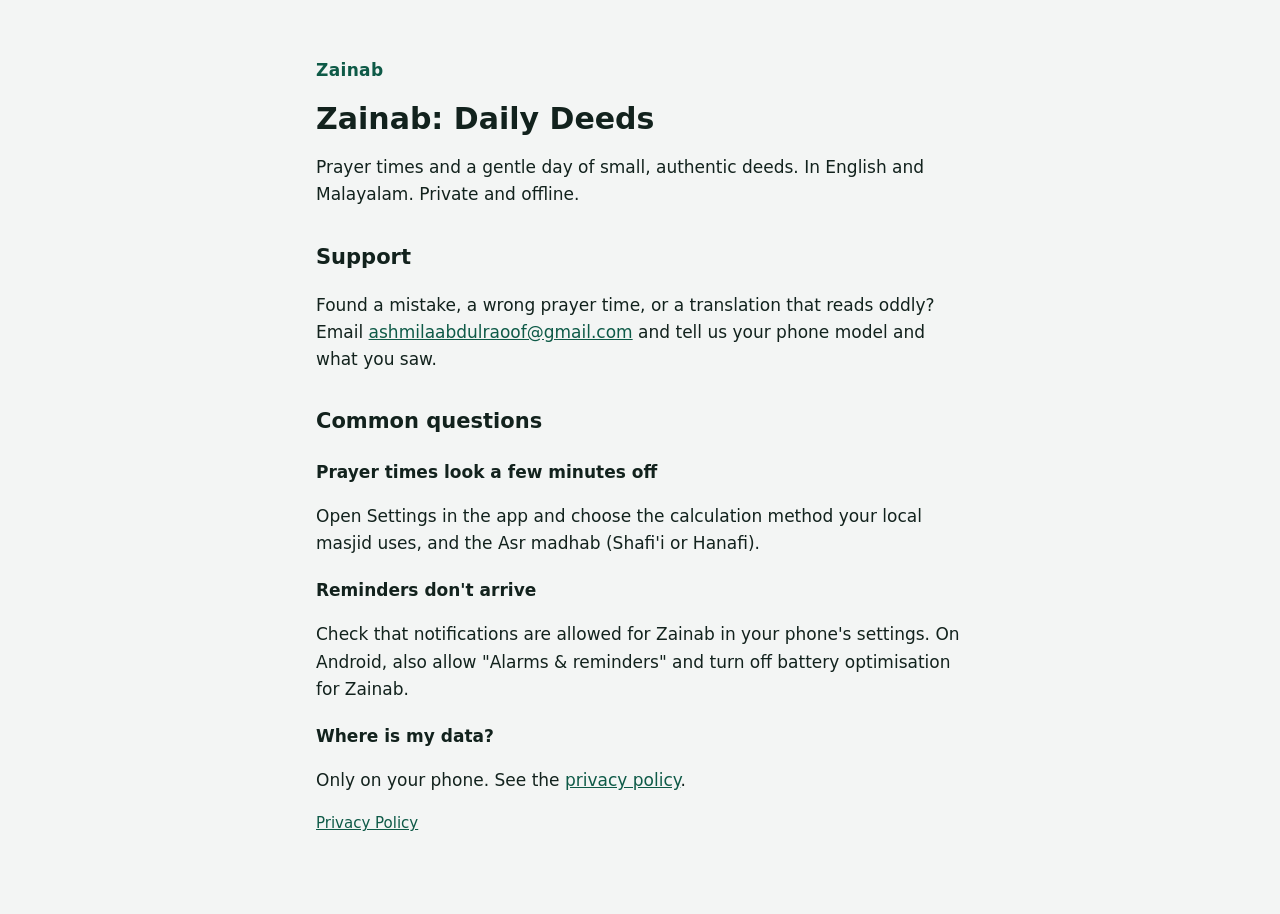
<file: index.html>
<!doctype html>
<html lang="en">
<head>
<meta charset="utf-8">
<meta name="viewport" content="width=device-width, initial-scale=1">
<title>Zainab · Daily Deeds</title>
<link rel="stylesheet" href="style.css">
</head>
<body>
<main>
<p class="brand">Zainab</p>
<h1>Zainab: Daily Deeds</h1>
<p>Prayer times and a gentle day of small, authentic deeds. In English and Malayalam. Private and offline.</p>

<h2>Support</h2>
<p>Found a mistake, a wrong prayer time, or a translation that reads oddly? Email <a href="mailto:ashmilaabdulraoof@gmail.com">ashmilaabdulraoof@gmail.com</a> and tell us your phone model and what you saw.</p>

<h2>Common questions</h2>
<h3>Prayer times look a few minutes off</h3>
<p>Open Settings in the app and choose the calculation method your local masjid uses, and the Asr madhab (Shafi'i or Hanafi).</p>
<h3>Reminders don't arrive</h3>
<p>Check that notifications are allowed for Zainab in your phone's settings. On Android, also allow "Alarms &amp; reminders" and turn off battery optimisation for Zainab.</p>
<h3>Where is my data?</h3>
<p>Only on your phone. See the <a href="privacy.html">privacy policy</a>.</p>

<p class="muted"><a href="privacy.html">Privacy Policy</a></p>
</main>
</body>
</html>
</file>
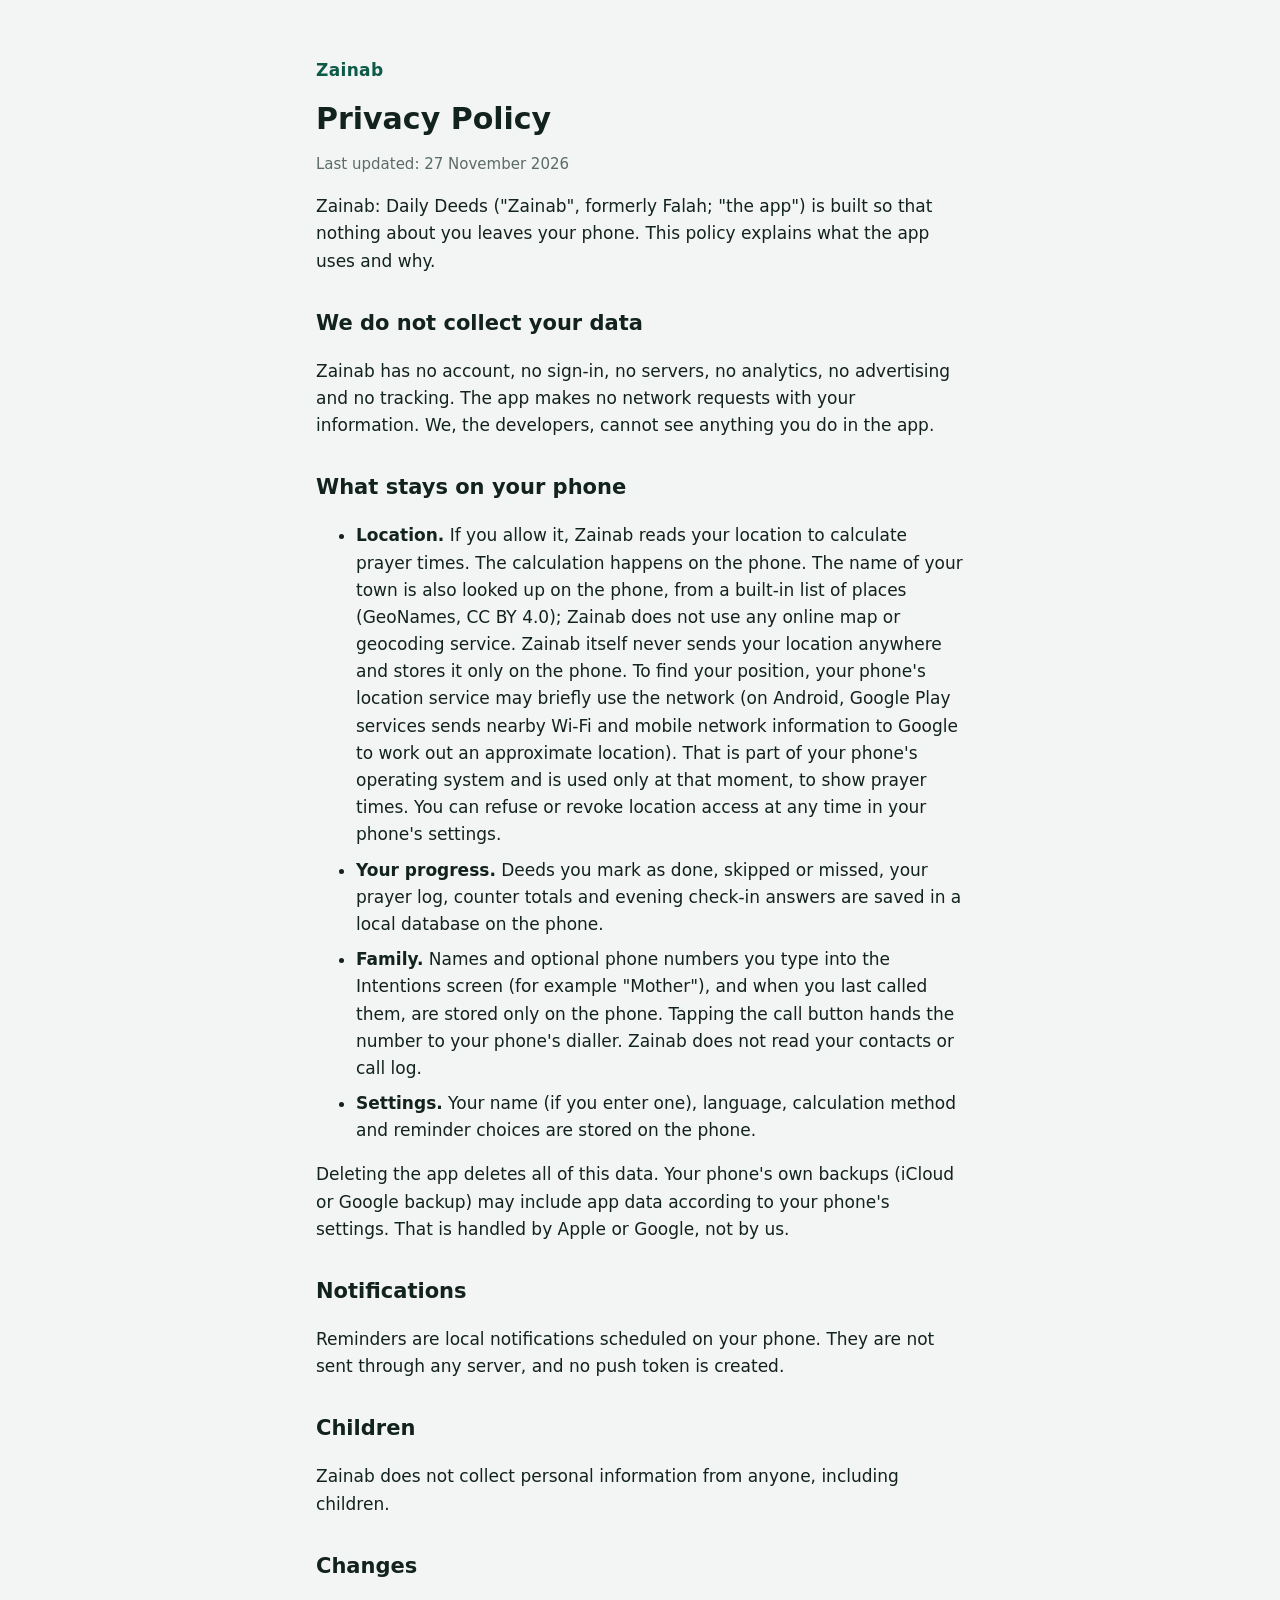
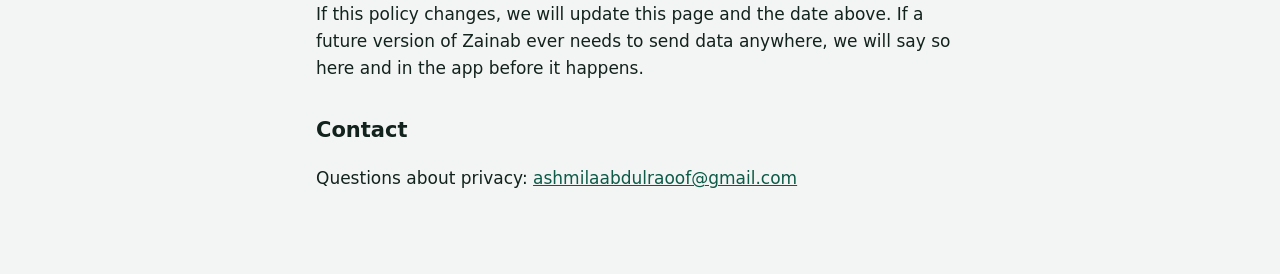
<file: privacy.html>
<!doctype html>
<html lang="en">
<head>
<meta charset="utf-8">
<meta name="viewport" content="width=device-width, initial-scale=1">
<title>Zainab · Privacy Policy</title>
<link rel="stylesheet" href="style.css">
</head>
<body>
<main>
<p class="brand"><a href="./">Zainab</a></p>
<h1>Privacy Policy</h1>
<p class="muted">Last updated: 27 November 2026</p>

<p>Zainab: Daily Deeds ("Zainab", formerly Falah; "the app") is built so that nothing about you leaves your phone. This policy explains what the app uses and why.</p>

<h2>We do not collect your data</h2>
<p>Zainab has no account, no sign-in, no servers, no analytics, no advertising and no tracking. The app makes no network requests with your information. We, the developers, cannot see anything you do in the app.</p>

<h2>What stays on your phone</h2>
<ul>
<li><strong>Location.</strong> If you allow it, Zainab reads your location to calculate prayer times. The calculation happens on the phone. The name of your town is also looked up on the phone, from a built-in list of places (GeoNames, CC BY 4.0); Zainab does not use any online map or geocoding service. Zainab itself never sends your location anywhere and stores it only on the phone. To find your position, your phone's location service may briefly use the network (on Android, Google Play services sends nearby Wi-Fi and mobile network information to Google to work out an approximate location). That is part of your phone's operating system and is used only at that moment, to show prayer times. You can refuse or revoke location access at any time in your phone's settings.</li>
<li><strong>Your progress.</strong> Deeds you mark as done, skipped or missed, your prayer log, counter totals and evening check-in answers are saved in a local database on the phone.</li>
<li><strong>Family.</strong> Names and optional phone numbers you type into the Intentions screen (for example "Mother"), and when you last called them, are stored only on the phone. Tapping the call button hands the number to your phone's dialler. Zainab does not read your contacts or call log.</li>
<li><strong>Settings.</strong> Your name (if you enter one), language, calculation method and reminder choices are stored on the phone.</li>
</ul>
<p>Deleting the app deletes all of this data. Your phone's own backups (iCloud or Google backup) may include app data according to your phone's settings. That is handled by Apple or Google, not by us.</p>

<h2>Notifications</h2>
<p>Reminders are local notifications scheduled on your phone. They are not sent through any server, and no push token is created.</p>

<h2>Children</h2>
<p>Zainab does not collect personal information from anyone, including children.</p>

<h2>Changes</h2>
<p>If this policy changes, we will update this page and the date above. If a future version of Zainab ever needs to send data anywhere, we will say so here and in the app before it happens.</p>

<h2>Contact</h2>
<p>Questions about privacy: <a href="mailto:ashmilaabdulraoof@gmail.com">ashmilaabdulraoof@gmail.com</a></p>
</main>
</body>
</html>
</file>
<file: style.css>
:root { --bg: #F3F5F4; --fg: #12221D; --muted: #5B6B66; --accent: #0E5A47; }
@media (prefers-color-scheme: dark) { :root { --bg: #0F1714; --fg: #E6EEEA; --muted: #9AAAA4; --accent: #6FC3A6; } }
* { box-sizing: border-box; }
body { margin: 0; background: var(--bg); color: var(--fg); font: 17px/1.6 -apple-system, system-ui, "Segoe UI", Roboto, sans-serif; }
main { max-width: 680px; margin: 0 auto; padding: 40px 16px 64px; }
.brand { font-weight: 700; color: var(--accent); letter-spacing: .02em; }
.brand a { color: inherit; text-decoration: none; }
h1 { font-size: 30px; line-height: 1.2; margin: 8px 0 4px; }
h2 { font-size: 21px; margin-top: 32px; }
h3 { font-size: 17px; margin: 20px 0 4px; }
a { color: var(--accent); }
.muted { color: var(--muted); font-size: 15px; }
li { margin-bottom: 8px; }
</file>
